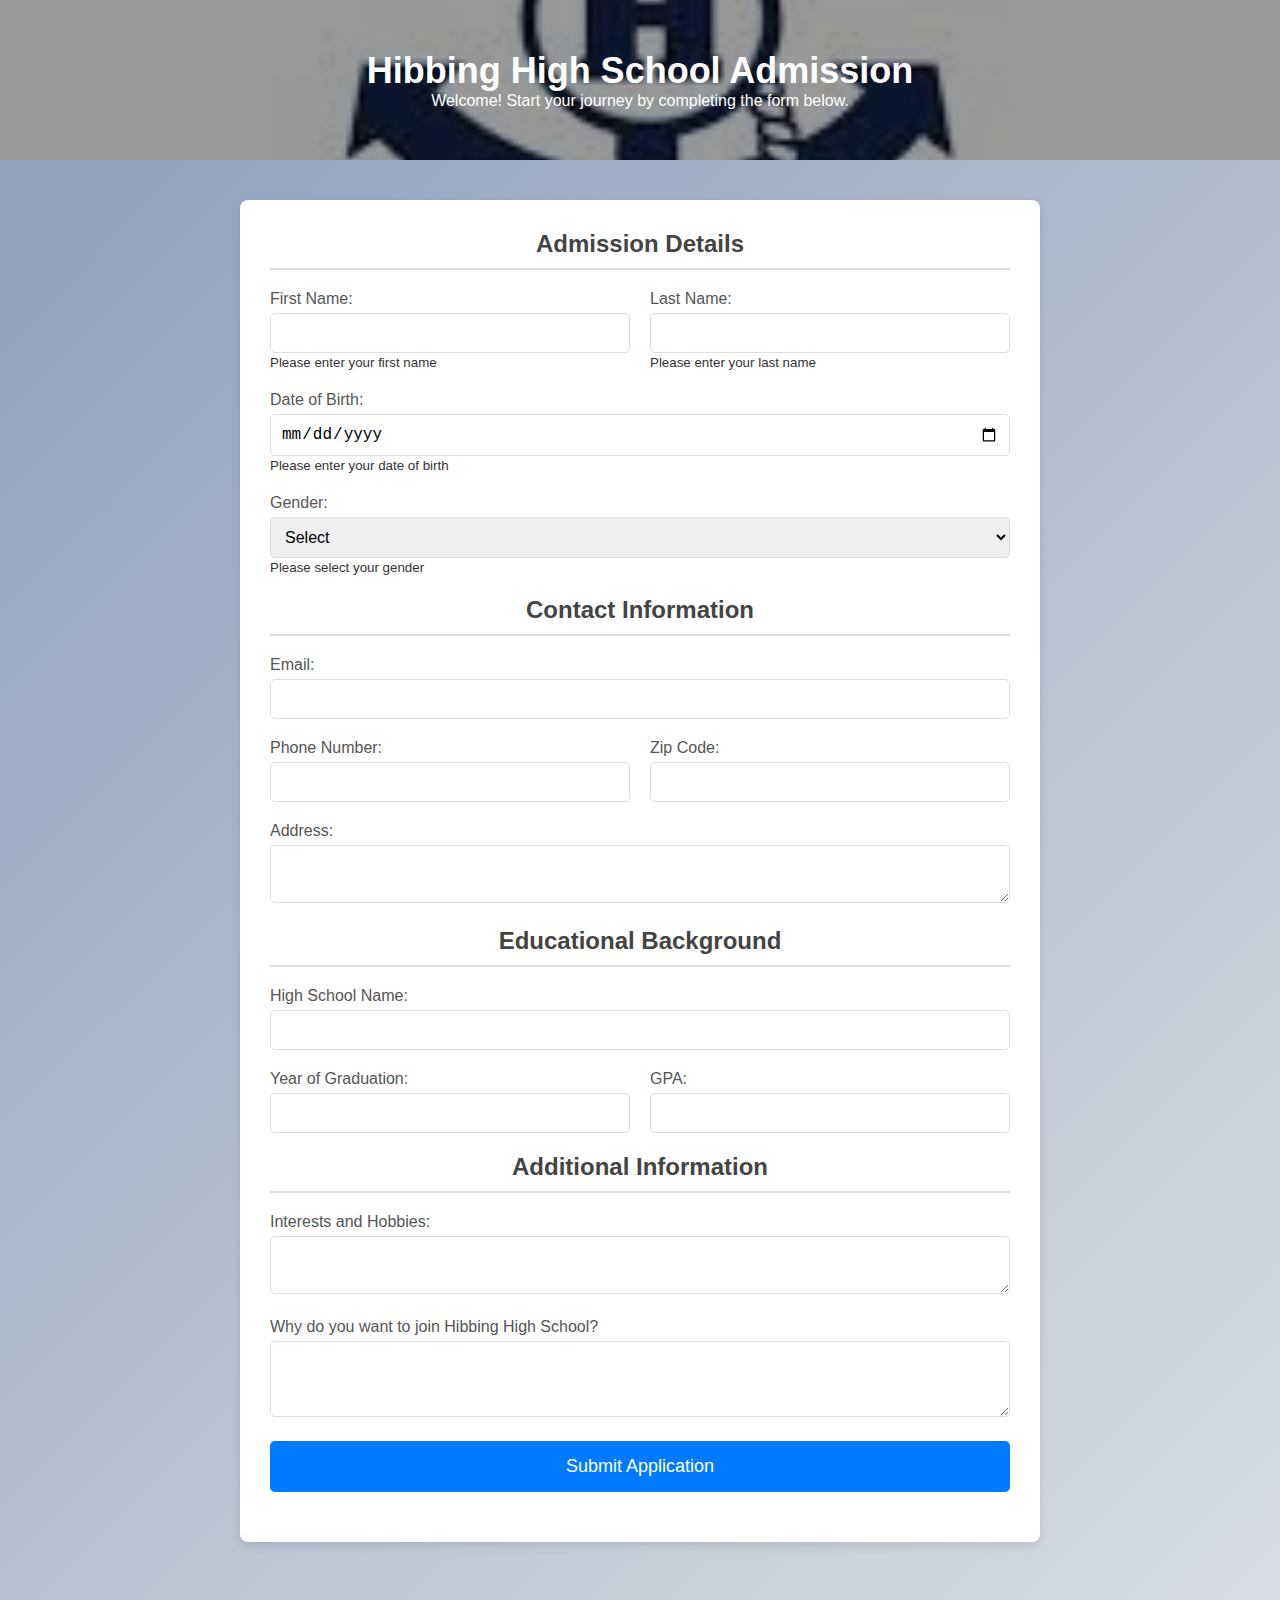
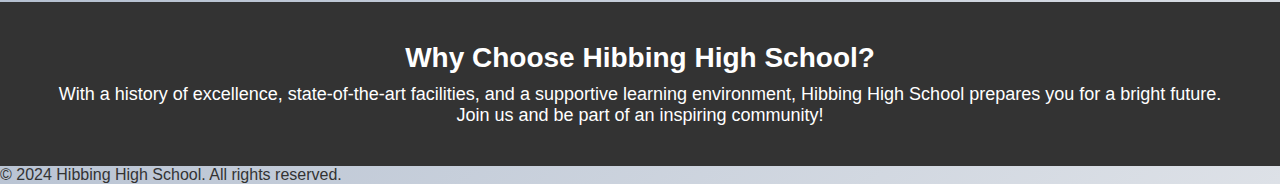
<file: admission.html>
<!DOCTYPE html>
<html lang="en">
<head>
    <meta charset="UTF-8">
    <meta name="viewport" content="width=device-width, initial-scale=1.0">
    <title>Admission Form - Hibbing High School</title>
    <link rel="stylesheet" href="admission.css">
    <link rel="icon" type="image/jpg" href="images (2).jpeg">
    <script src="admission.js" defer></script>
</head>
<body>
    <header class="main-header">
        <h1>Hibbing High School Admission</h1>
        <p>Welcome! Start your journey by completing the form below.</p>
    </header>

   
    <div class="progress-bar">
        <div class="progress"></div>
    </div>

    <main class="main-content">
        <form action="#" class="admission-form" id="admission-form">
            <section>
                <h2>Admission Details</h2>
                <div class="form-row">
                    <div class="form-group">
                        <label for="firstName">First Name:</label>
                        <input type="text" id="firstName" name="firstName" required>
                        <small class="error-message">Please enter your first name</small>
                    </div>
                    <div class="form-group">
                        <label for="lastName">Last Name:</label>
                        <input type="text" id="lastName" name="lastName" required>
                        <small class="error-message">Please enter your last name</small>
                    </div>
                </div>
                <div class="form-group">
                    <label for="dob">Date of Birth:</label>
                    <input type="date" id="dob" name="dob" required>
                    <small class="error-message">Please enter your date of birth</small>
                </div>
                <div class="form-group">
                    <label for="gender">Gender:</label>
                    <select id="gender" name="gender" required>
                        <option value="">Select</option>
                        <option value="male">Male</option>
                        <option value="female">Female</option>
                        <option value="other">Other</option>
                    </select>
                    <small class="error-message">Please select your gender</small>
                </div>
            </section>
            <section>
                <h2>Contact Information</h2>
                <div class="form-group">
                    <label for="email">Email:</label>
                    <input type="email" id="email" name="email" required>
                </div>
                <div class="form-row">
                    <div class="form-group">
                        <label for="phone">Phone Number:</label>
                        <input type="tel" id="phone" name="phone" required>
                    </div>
                    <div class="form-group">
                        <label for="zipcode">Zip Code:</label>
                        <input type="text" id="zipcode" name="zipcode" required>
                    </div>
                </div>
                <div class="form-group">
                    <label for="address">Address:</label>
                    <textarea id="address" name="address" rows="2" required></textarea>
                </div>
            </section>

            <section>
                <h2>Educational Background</h2>
                <div class="form-group">
                    <label for="highSchoolName">High School Name:</label>
                    <input type="text" id="highSchoolName" name="highSchoolName" required>
                </div>
                <div class="form-row">
                    <div class="form-group">
                        <label for="graduationYear">Year of Graduation:</label>
                        <input type="number" id="graduationYear" name="graduationYear" required>
                    </div>
                    <div class="form-group">
                        <label for="gpa">GPA:</label>
                        <input type="number" step="0.01" id="gpa" name="gpa" required>
                    </div>
                </div>
            </section>

            <section>
                <h2>Additional Information</h2>
                <div class="form-group">
                    <label for="interests">Interests and Hobbies:</label>
                    <textarea id="interests" name="interests" rows="2"></textarea>
                </div>
                <div class="form-group">
                    <label for="why">Why do you want to join Hibbing High School?</label>
                    <textarea id="why" name="why" rows="3"></textarea>
                </div>
            </section>
            

            <div class="form-group submit-container">
                <button type="submit" class="submit-btn">Submit Application</button>
            </div>
        </form>
    </main>

    
    <section class="cta-section">
        <h2>Why Choose Hibbing High School?</h2>
        <p>With a history of excellence, state-of-the-art facilities, and a supportive learning environment, Hibbing High School prepares you for a bright future. Join us and be part of an inspiring community!</p>
    </section>

    <footer class="main-footer">
        <p>&copy; 2024 Hibbing High School. All rights reserved.</p>
    </footer>
</body>
</html>
</file>
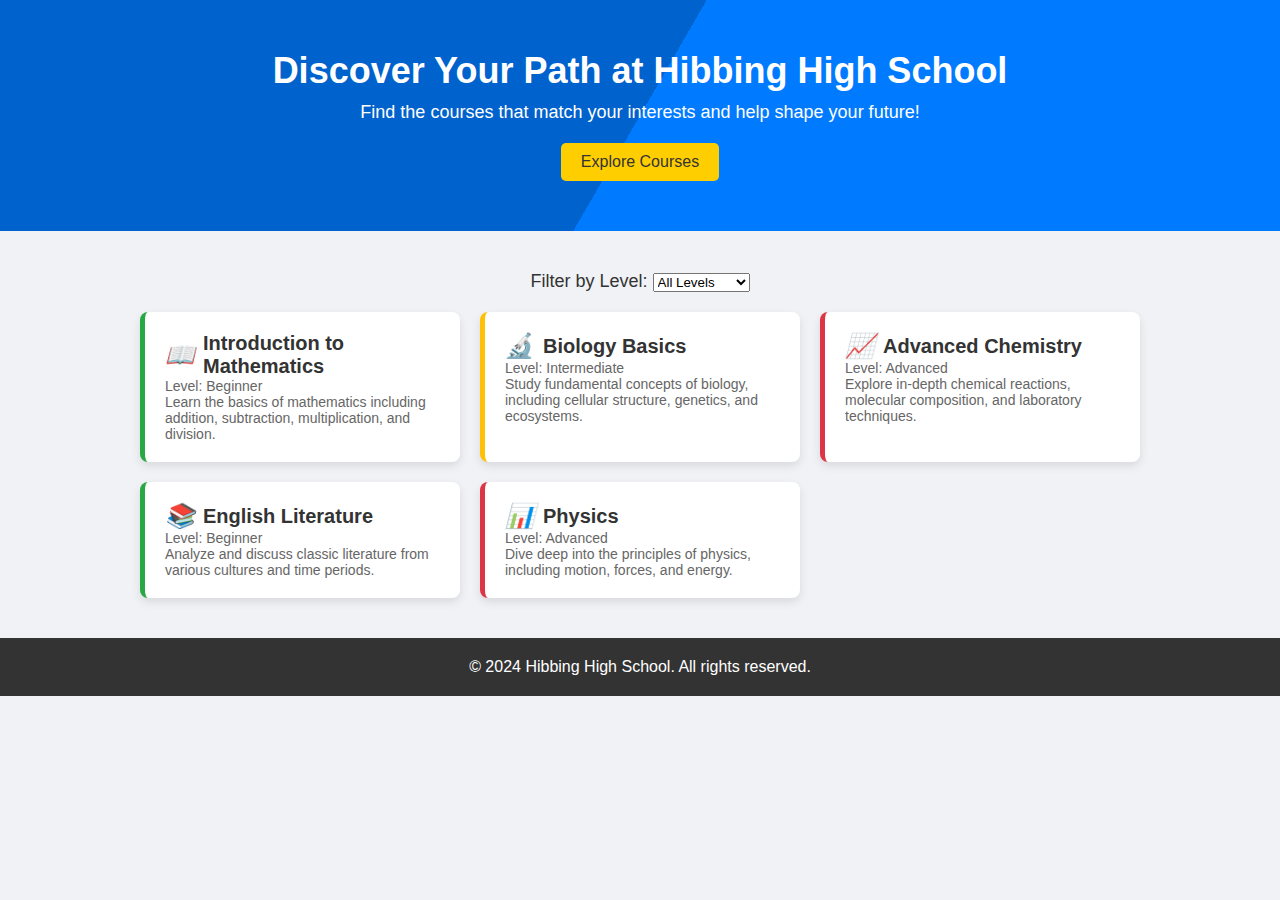
<file: course.html>
<!DOCTYPE html>
<html lang="en">
<head>
    <meta charset="UTF-8">
    <meta name="viewport" content="width=device-width, initial-scale=1.0">
    <title>School Courses - Hibbing High School</title>
    <link rel="stylesheet" href="course.css">
    <link rel="icon" type="image/jpg" href="images (2).jpeg">
    <script src="course.js" defer></script>
</head>
<body>
    <header class="main-header">
        <div class="hero">
            <h1>Discover Your Path at Hibbing High School</h1>
            <p>Find the courses that match your interests and help shape your future!</p>
            <button class="explore-btn" onclick="scrollToCourses()">Explore Courses</button>
        </div>
    </header>

    <main class="main-content">
        <section class="filter-section">
            <label for="levelFilter">Filter by Level:</label>
            <select id="levelFilter">
                <option value="all">All Levels</option>
                <option value="beginner">Beginner</option>
                <option value="intermediate">Intermediate</option>
                <option value="advanced">Advanced</option>
            </select>
        </section>

        <section class="courses-list" id="courses-list">
            <div class="course-card beginner" data-level="beginner">
                <h2><i class="icon">&#128214;</i> Introduction to Mathematics</h2>
                <p>Level: Beginner</p>
                <p>Learn the basics of mathematics including addition, subtraction, multiplication, and division.</p>
            </div>

            <div class="course-card intermediate" data-level="intermediate">
                <h2><i class="icon">&#128300;</i> Biology Basics</h2>
                <p>Level: Intermediate</p>
                <p>Study fundamental concepts of biology, including cellular structure, genetics, and ecosystems.</p>
            </div>

            <div class="course-card advanced" data-level="advanced">
                <h2><i class="icon">&#128200;</i> Advanced Chemistry</h2>
                <p>Level: Advanced</p>
                <p>Explore in-depth chemical reactions, molecular composition, and laboratory techniques.</p>
            </div>

            <div class="course-card beginner" data-level="beginner">
                <h2><i class="icon">&#128218;</i> English Literature</h2>
                <p>Level: Beginner</p>
                <p>Analyze and discuss classic literature from various cultures and time periods.</p>
            </div>

            <div class="course-card advanced" data-level="advanced">
                <h2><i class="icon">&#128202;</i> Physics</h2>
                <p>Level: Advanced</p>
                <p>Dive deep into the principles of physics, including motion, forces, and energy.</p>
            </div>
        </section>
    </main>

    <footer class="main-footer">
        <p>&copy; 2024 Hibbing High School. All rights reserved.</p>
    </footer>
</body>
</html>
</file>
<file: admission.css>
* {
    box-sizing: border-box;
    margin: 0;
    padding: 0;
}

body {
    font-family: 'Segoe UI', Tahoma, Geneva, Verdana, sans-serif;
    background: linear-gradient(135deg, #8a9db9, #dde1e7);

    color: #333;
}

header.main-header {
    background: url('images\ \(2\).jpeg') no-repeat center center/cover;
    color: #fff;
    text-align: center;
    padding: 50px 20px;
    position: relative;
}

header.main-header::before {
    content: "";
    position: absolute;
    top: 0;
    left: 0;
    right: 0;
    bottom: 0;
    background: rgba(0, 0, 0, 0.4);
    z-index: 1;
}

header.main-header h1, header.main-header p {
    z-index: 2;
    position: relative;
}

header.main-header h1 {
    font-size: 36px;
}

.cta-section {
    background-color: #333;
    color: #fff;
    padding: 40px;
    text-align: center;
    margin-top: 20px;
}

.cta-section h2 {
    font-size: 28px;
    margin-bottom: 10px;
}

.cta-section p {
    font-size: 18px;
}

.main-content {
    display: flex;
    justify-content: center;
    padding: 40px 20px;
}

.admission-form {
    width: 100%;
    max-width: 800px;
    background-color: #fff;
    padding: 30px;
    border-radius: 8px;
    box-shadow: 0 4px 10px rgba(0, 0, 0, 0.1);
}

.admission-form h2 {
    font-size: 24px;
    color: #444;
    text-align: center;
    margin-bottom: 20px;
    padding-bottom: 10px;
    border-bottom: 2px solid #ddd;
}

.form-row {
    display: flex;
    gap: 20px;
}

.form-group {
    margin-bottom: 20px;
    flex: 1;
    position: relative;
}

.form-group label {
    font-size: 16px;
    color: #555;
    margin-bottom: 5px;
    display: block;
}

.form-group input,
.form-group select,
.form-group textarea {
    width: 100%;
    padding: 10px;
    font-size: 16px;
    border: 1px solid #ddd;
    border-radius: 5px;
    transition: border-color 0.3s;
}

.form-group input:focus,
.form-group select:focus,
.form-group textarea:focus {
    border-color: #007bff;
    outline: none;
}

.submit-container {
    text-align: center;
}

.submit-btn {
    width: 100%;
    padding: 15px;
    font-size: 18px;
    background-color: #007bff;
    color: #fff;
    border: none;
    border-radius: 5px;
    cursor: pointer;
    transition: background-color 0.3s;
}

.submit-btn:hover {
    background-color: #0056b3;
    transform: scale(1.02);
}

@media (max-width: 768px) {
    header.main-header h1, footer.main-footer p {
        font-size: 18px;
    }
    .form-row {
        flex-direction: column;
    }
}
</file>
<file: course.css>
* {
    box-sizing: border-box;
    margin: 0;
    padding: 0;
}

body {
    font-family: 'Segoe UI', Tahoma, Geneva, Verdana, sans-serif;
    color: #333;
    background-color: #f0f2f5;
}

header.main-header {
    background: linear-gradient(120deg, #0062cc 50%, #007bff 50%);
    color: #fff;
    padding: 50px 20px;
    text-align: center;
}

.hero h1 {
    font-size: 36px;
    margin-bottom: 10px;
}

.hero p {
    font-size: 18px;
    margin-bottom: 20px;
}

.explore-btn {
    background-color: #ffce00;
    color: #333;
    border: none;
    padding: 10px 20px;
    font-size: 16px;
    border-radius: 5px;
    cursor: pointer;
    transition: background-color 0.3s;
}

.explore-btn:hover {
    background-color: #ffb700;
}

.main-content {
    display: flex;
    flex-direction: column;
    align-items: center;
    padding: 40px 20px;
}

.filter-section {
    margin-bottom: 20px;
    font-size: 18px;
}

.courses-list {
    display: grid;
    grid-template-columns: repeat(auto-fit, minmax(280px, 1fr));
    gap: 20px;
    width: 100%;
    max-width: 1000px;
}

.course-card {
    background-color: #fff;
    padding: 20px;
    border-radius: 8px;
    box-shadow: 0 4px 10px rgba(0, 0, 0, 0.1);
    transition: transform 0.3s, box-shadow 0.3s;
    border-left: 5px solid;
}

.course-card h2 {
    font-size: 20px;
    display: flex;
    align-items: center;
}

.course-card h2 .icon {
    font-size: 24px;
    margin-right: 8px;
}

.course-card p {
    font-size: 14px;
    color: #666;
}

.course-card:hover {
    transform: translateY(-5px);
    box-shadow: 0 6px 15px rgba(0, 0, 0, 0.2);
}

/* Course Level Colors */
.beginner {
    border-color: #28a745;
}

.intermediate {
    border-color: #ffc107;
}

.advanced {
    border-color: #dc3545;
}

footer.main-footer {
    text-align: center;
    background-color: #333;
    color: #fff;
    padding: 20px;
}

/* Responsive Enhancements */
@media (max-width: 768px) {
    .hero h1 {
        font-size: 28px;
    }

    .hero p {
        font-size: 16px;
    }
}
</file>
